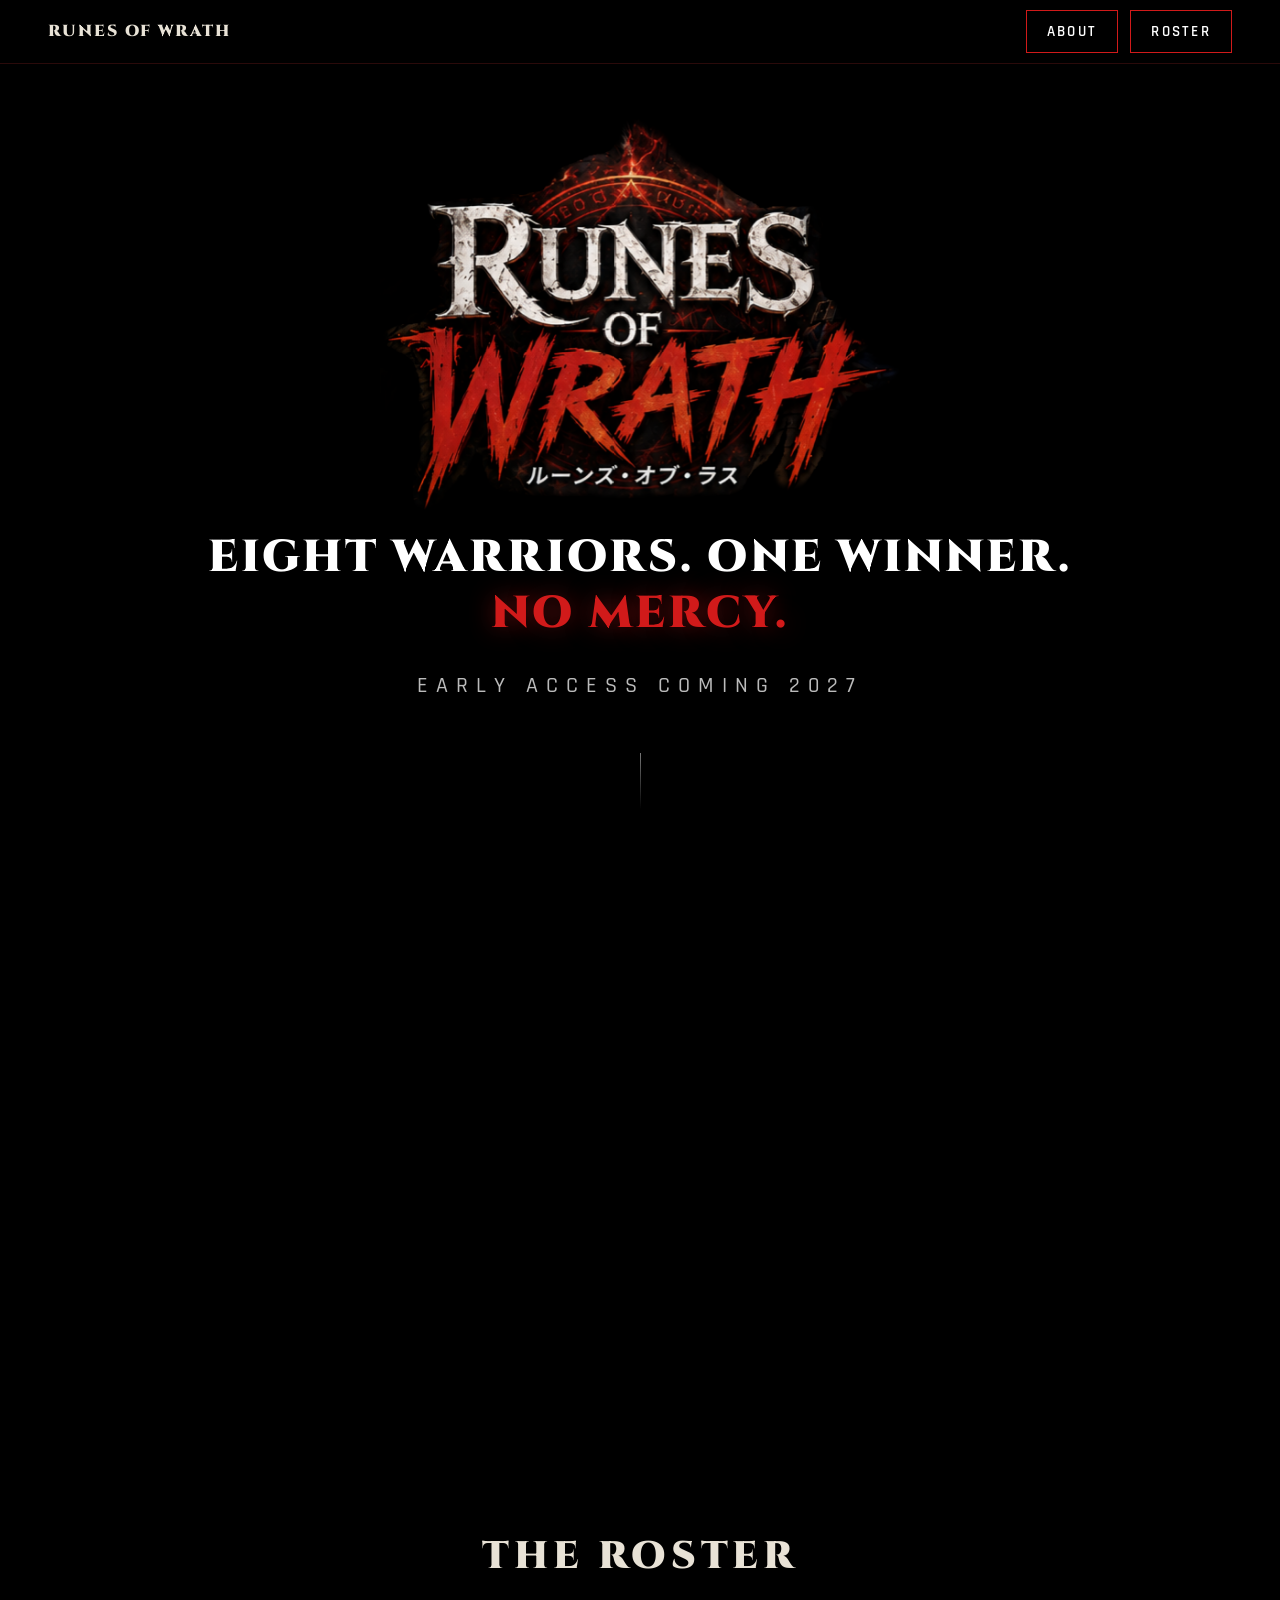
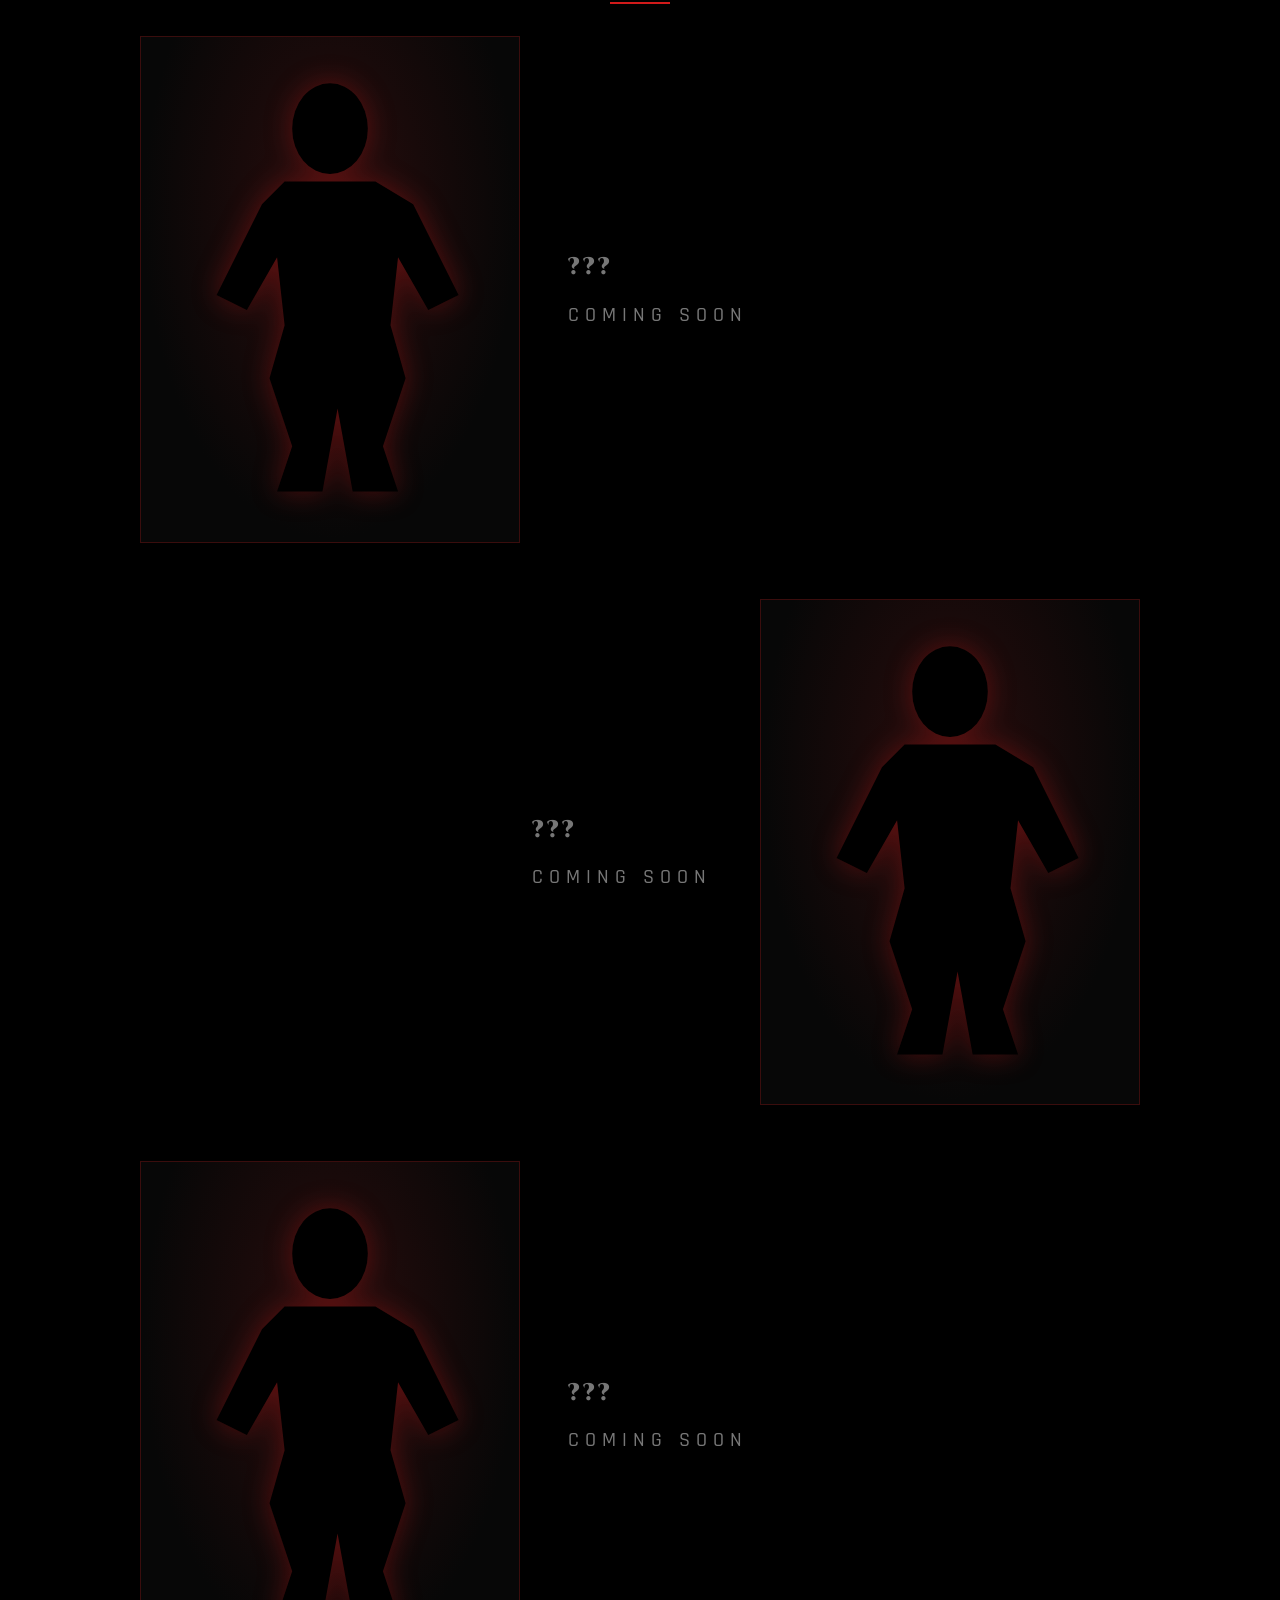
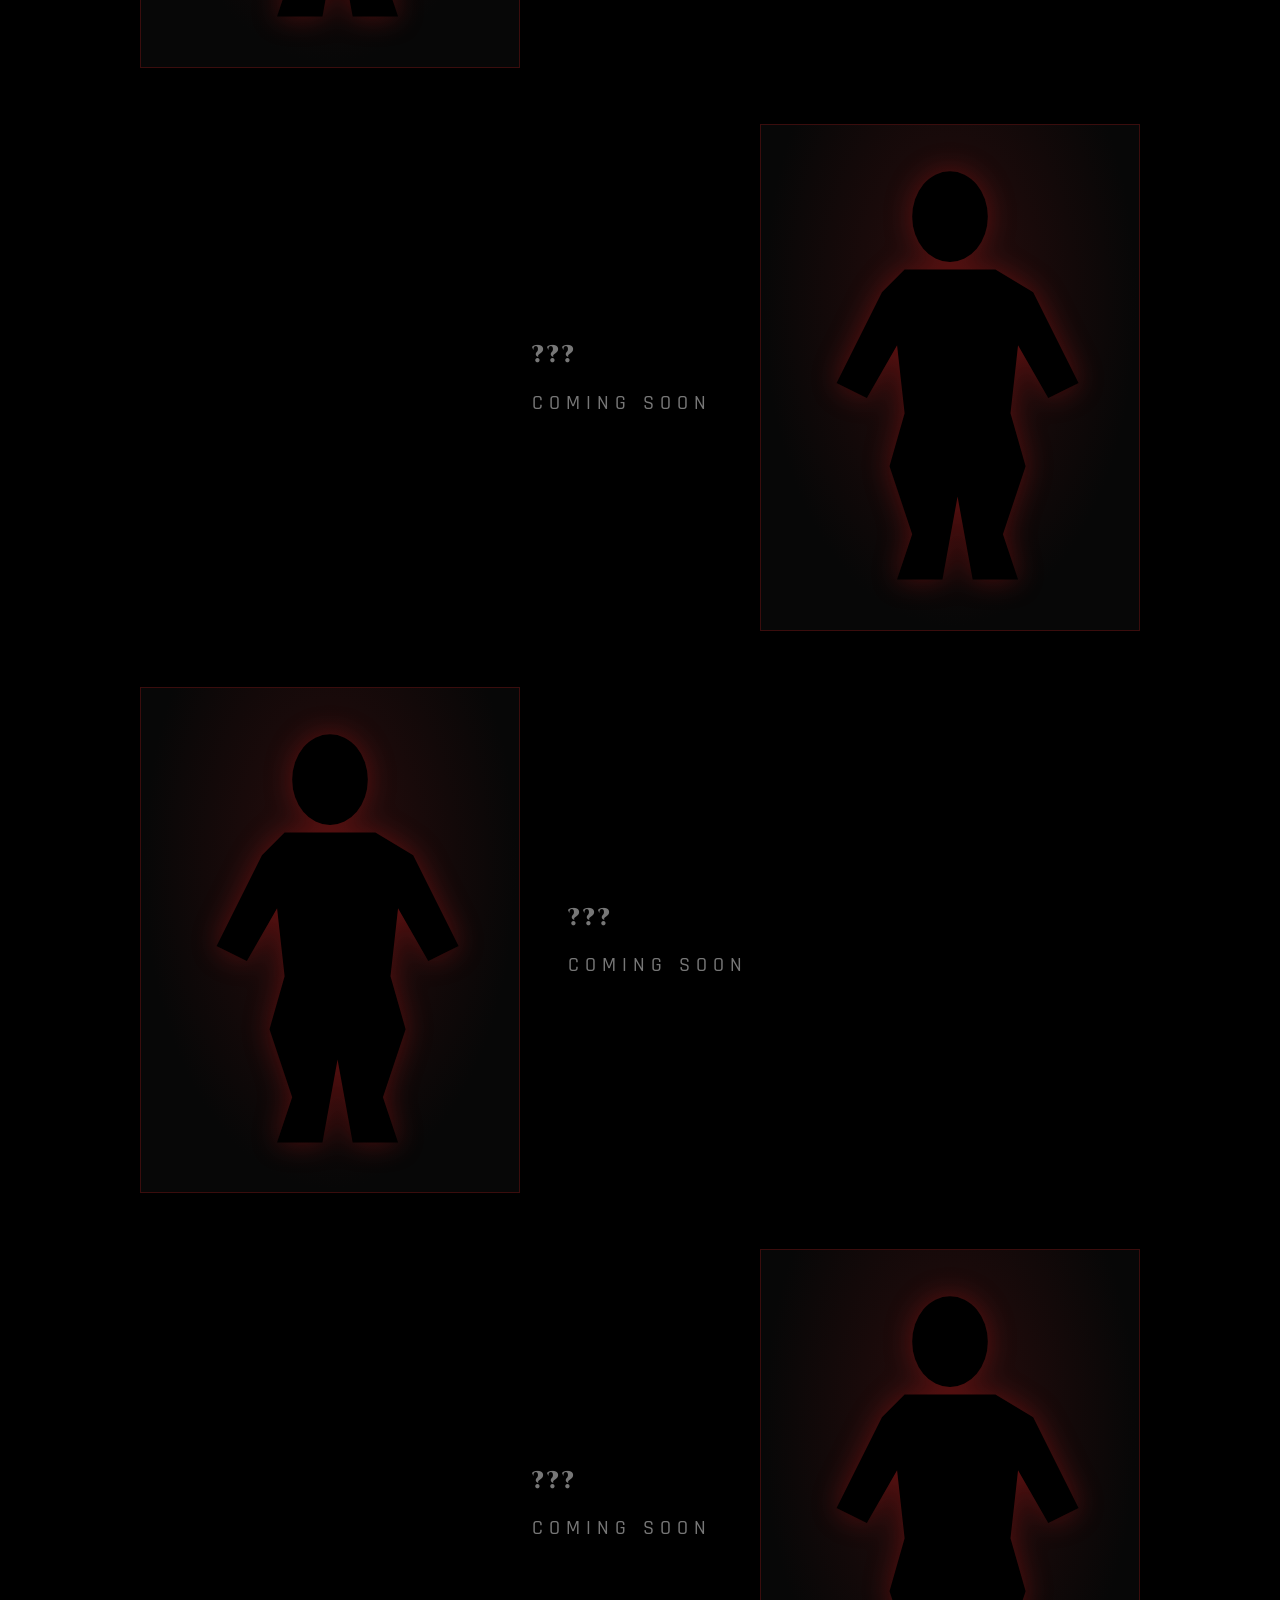
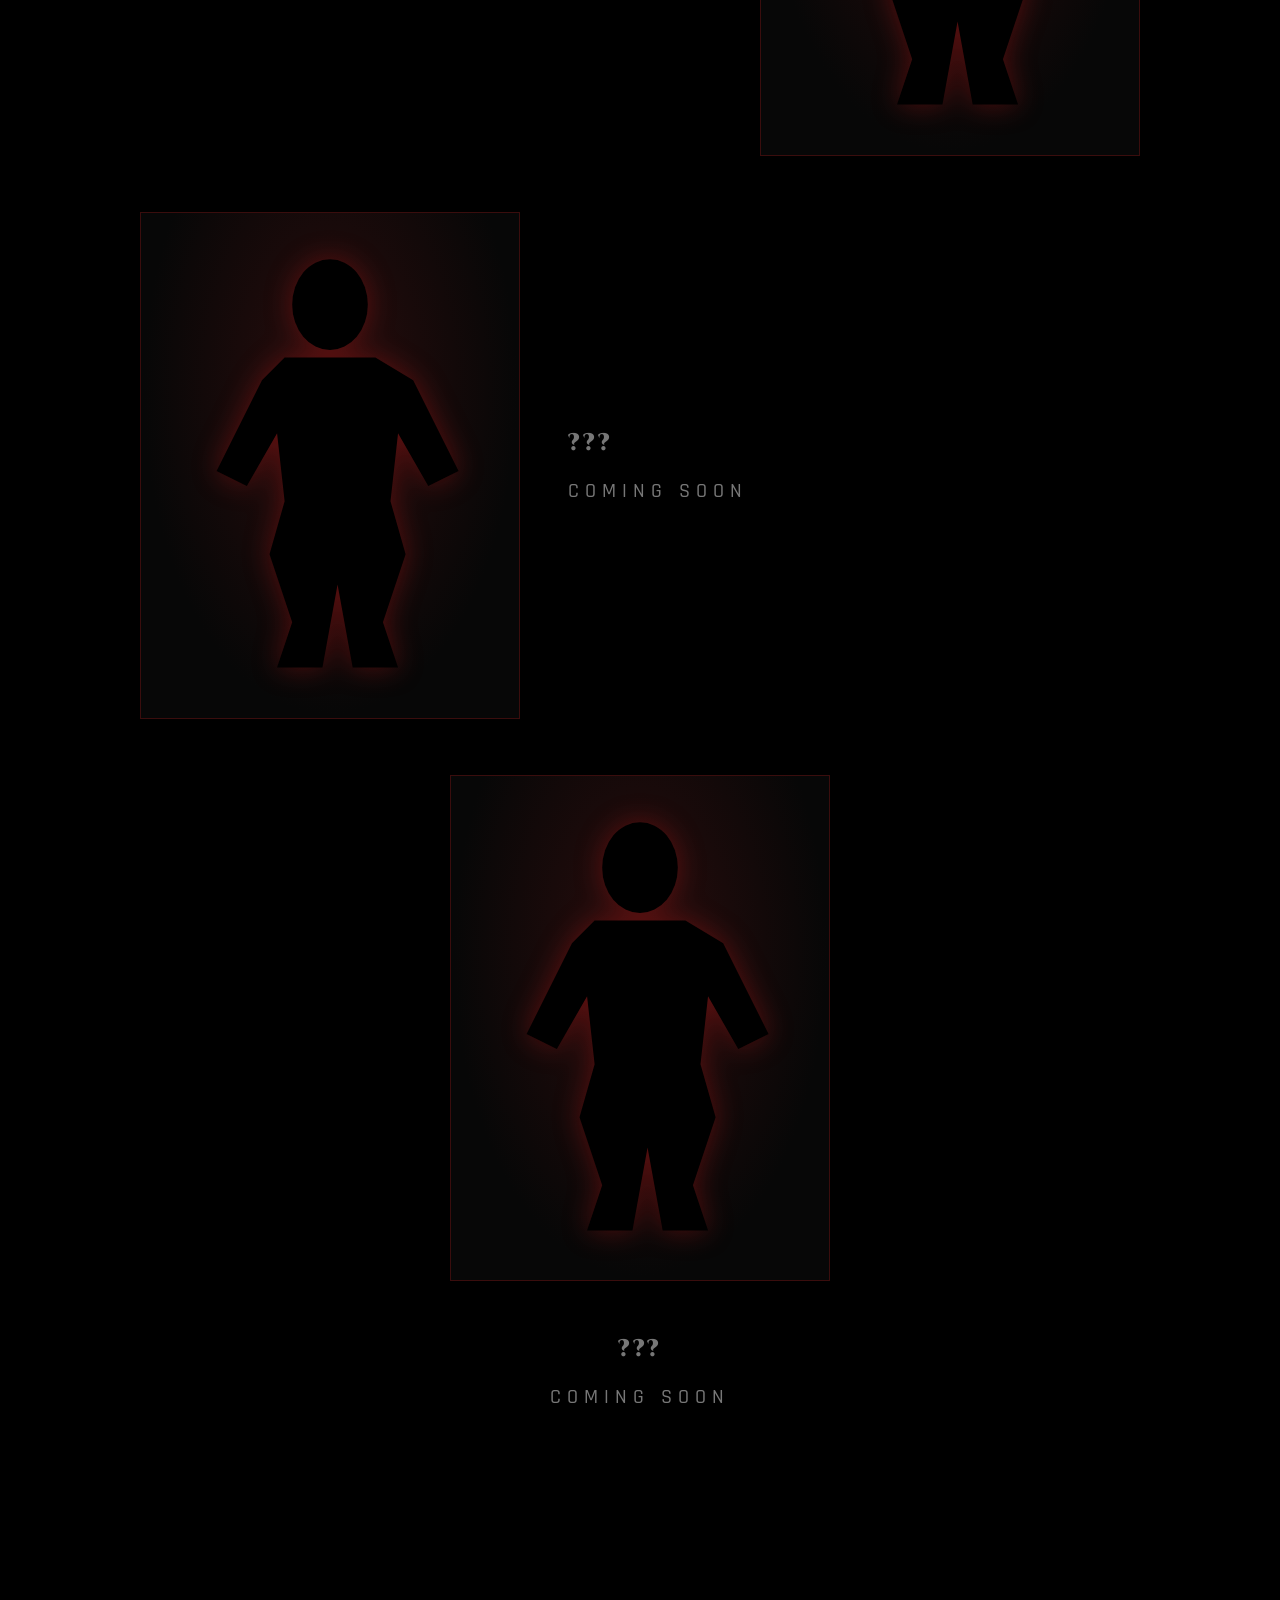
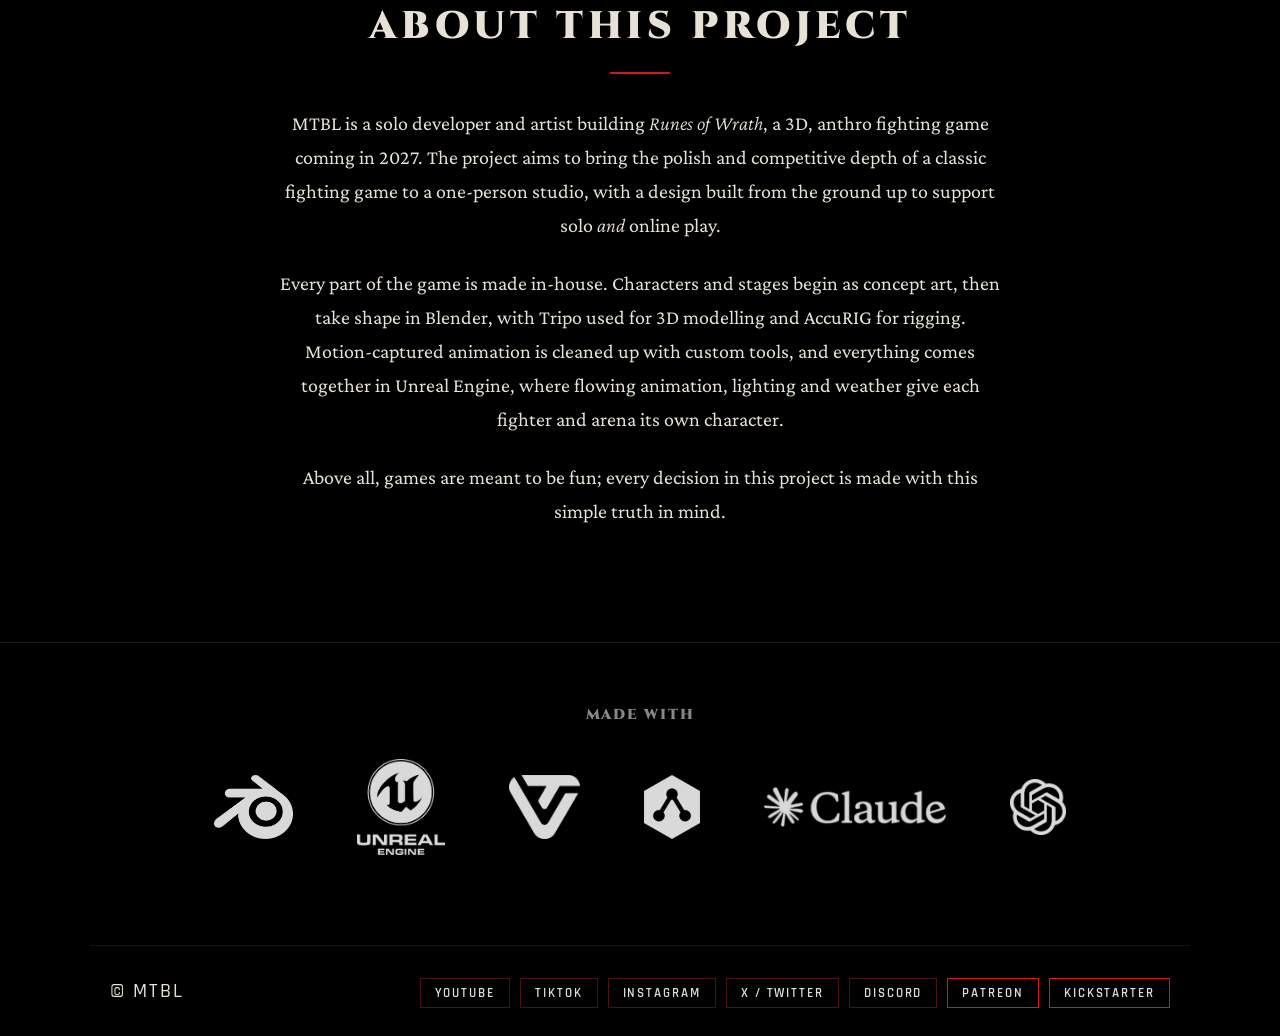
<file: index.html>
<!DOCTYPE html>
<html lang="en">
<head>
  <meta charset="utf-8">
  <meta name="viewport" content="width=device-width, initial-scale=1">
  <meta http-equiv="Content-Security-Policy" content="default-src 'self'; script-src 'self'; style-src 'self'; font-src 'self'; img-src 'self' data:; connect-src https://formsubmit.co; form-action 'none'; base-uri 'none'; object-src 'none'">
  <meta name="referrer" content="strict-origin-when-cross-origin">
  <title>Runes of Wrath — 3D Anthro Fighting Game | Early Access 2027</title>
  <meta name="description" content="Runes of Wrath is an upcoming 3D, anthro fighting game for solo and online play. Eight warriors. One winner. No mercy. Meet the roster, read the story and join the mailing list. Early access coming 2027.">
  <meta name="keywords" content="Runes of Wrath, rune of wrath, runes wrath, wrath of runes, runes of rath, anthro fighting game, 3D anthro fighting game, furry fighting game, anthro game, indie fighting game, 3D fighting game, solo and online fighting game, online fighting game, rollback netcode fighting game, early access fighting game 2027">
  <meta name="robots" content="index, follow, max-image-preview:large">
  <meta name="author" content="MTBL">
  <meta name="theme-color" content="#000000">
  <link rel="canonical" href="https://runesofwrath.com/">
  <meta property="og:type" content="website">
  <meta property="og:site_name" content="Runes of Wrath">
  <meta property="og:title" content="Runes of Wrath — 3D Anthro Fighting Game | Early Access 2027">
  <meta property="og:description" content="Eight warriors. One winner. No mercy. A 3D, anthro fighting game for solo and online play. Early access coming 2027.">
  <meta property="og:url" content="https://runesofwrath.com/">
  <meta property="og:image" content="https://runesofwrath.com/assets/img/og-image.png">
  <meta property="og:image:width" content="1200">
  <meta property="og:image:height" content="630">
  <meta property="og:image:alt" content="Runes of Wrath logo">
  <meta name="twitter:card" content="summary_large_image">
  <meta name="twitter:title" content="Runes of Wrath — 3D Anthro Fighting Game | Early Access 2027">
  <meta name="twitter:description" content="Eight warriors. One winner. No mercy. A 3D, anthro fighting game for solo and online play. Early access coming 2027.">
  <meta name="twitter:image" content="https://runesofwrath.com/assets/img/og-image.png">
  <script type="application/ld+json">{
  "@context": "https://schema.org",
  "@graph": [
    {
      "@type": "WebSite",
      "@id": "https://runesofwrath.com/#website",
      "url": "https://runesofwrath.com/",
      "name": "Runes of Wrath",
      "alternateName": [
        "Rune of Wrath",
        "Runes Wrath",
        "Wrath of Runes",
        "Wrath of the Runes",
        "Runes of Rath",
        "Rune of Rath",
        "Runes of Wraith",
        "Runes ov Wrath",
        "Runes of Wrath game",
        "Runes of Wrath fighting game"
      ],
      "inLanguage": "en"
    },
    {
      "@type": "VideoGame",
      "@id": "https://runesofwrath.com/#game",
      "name": "Runes of Wrath",
      "alternateName": [
        "Rune of Wrath",
        "Runes Wrath",
        "Wrath of Runes",
        "Wrath of the Runes",
        "Runes of Rath",
        "Rune of Rath",
        "Runes of Wraith",
        "Runes ov Wrath",
        "Runes of Wrath game",
        "Runes of Wrath fighting game",
        "Runes of Wrath anthro fighting game",
        "Runes of Wrath early access"
      ],
      "url": "https://runesofwrath.com/",
      "description": "Runes of Wrath is an upcoming 3D, anthro fighting game for solo and online play. Eight warriors. One winner. No mercy. Meet the roster, read the story and join the mailing list. Early access coming 2027.",
      "genre": [
        "Fighting game",
        "Action",
        "Anthro"
      ],
      "gamePlatform": "PC",
      "applicationCategory": "Game",
      "image": "https://runesofwrath.com/assets/img/og-image.png",
      "author": {
        "@type": "Person",
        "name": "MTBL"
      },
      "publisher": {
        "@type": "Person",
        "name": "MTBL"
      },
      "datePublished": "2027",
      "playMode": [
        "SinglePlayer",
        "MultiPlayer"
      ],
      "numberOfPlayers": {
        "@type": "QuantitativeValue",
        "minValue": 1,
        "maxValue": 2
      },
      "releaseNote": "Early access coming 2027"
    }
  ]
}</script>
  <link rel="icon" href="assets/img/logo.png">
  <link rel="stylesheet" href="css/fonts.css">
  <link rel="stylesheet" href="css/style.css">
</head>
<body>

  <header class="topbar">
    <a class="brand" href="#top" aria-label="Back to top">Runes of Wrath</a>
    <nav>
      <a href="#about" class="btn">About</a>
      <a href="#roster" class="btn">Roster</a>
    </nav>
  </header>

  <main id="top">
    <section class="hero">
      <h1 class="logo-h1"><img class="logo" src="assets/img/logo.png" alt="Runes of Wrath — 3D anthro fighting game" width="567" height="427"></h1>
      <p class="tagline">
        <span class="line1">Eight warriors. One winner.</span>
        <span class="line2">No mercy.</span>
      </p>
      <p class="coming">Early Access Coming 2027</p>
      <div class="scroll-hint" aria-hidden="true"></div>
    </section>

    <section id="synopsis" class="about">
      <h2 class="reveal">The Tournament</h2>
      <div class="synopsis">
        <p class="reveal">Every century, when the old runes awaken, a single tournament is called. No arena is neutral, no rule is sacred, and no warrior is welcome to leave.</p>
        <p class="reveal">Eight fighters, each bound to a rune and a grudge, are drawn from the corners of a broken world. The runes lend them terrible power &mdash; and take something in return.</p>
        <p class="reveal">Only one will carry the wrath home. <em></em></p>
      </div>
    </section>

    <section id="roster" class="roster">
      <h2>The Roster</h2>
      <div id="cards" class="cards"></div>
    </section>

    <section id="about" class="about-project">
      <h2>About this project</h2>
      <div class="synopsis">
        <p>MTBL is a solo developer and artist building <em>Runes of Wrath</em>, a 3D, anthro fighting game coming in 2027. The project aims to bring the polish and competitive depth of a classic fighting game to a one-person studio, with a design built from the ground up to support solo <em>and</em> online play.</p>
        <p>Every part of the game is made in-house. Characters and stages begin as concept art, then take shape in Blender, with Tripo used for 3D modelling and AccuRIG for rigging. Motion-captured animation is cleaned up with custom tools, and everything comes together in Unreal Engine, where flowing animation, lighting and weather give each fighter and arena its own character.</p>
        <p>Above all, games are meant to be fun; every decision in this project is made with this simple truth in mind.</p>
      </div>
    </section>
  </main>

  <section class="made-with">
    <h3>Made with</h3>
    <div class="logos">
      <img loading="lazy" src="assets/logos/blender.png" alt="Blender">
      <img loading="lazy" src="assets/logos/unreal-engine.png" alt="Unreal Engine">
      <img loading="lazy" src="assets/logos/tripo.png" alt="Tripo">
      <img loading="lazy" src="assets/logos/accurig.png" alt="AccuRIG">
      <img loading="lazy" src="assets/logos/claude.png" alt="Claude">
      <img loading="lazy" src="assets/logos/openai.png" alt="OpenAI">
    </div>
  </section>

  <footer>
    <p class="copy">&copy; MTBL</p>
    <ul class="social">
      <li><a class="btn" href="#" target="_blank" rel="noopener">YouTube</a></li>
      <li><a class="btn" href="#" target="_blank" rel="noopener">TikTok</a></li>
      <li><a class="btn" href="#" target="_blank" rel="noopener">Instagram</a></li>
      <li><a class="btn" href="#" target="_blank" rel="noopener">X / Twitter</a></li>
      <li><a class="btn" href="#" target="_blank" rel="noopener">Discord</a></li>
      <li><a class="btn support" href="#" target="_blank" rel="noopener">Patreon</a></li>
      <li><a class="btn support" href="#" target="_blank" rel="noopener">Kickstarter</a></li>
    </ul>
  </footer>

  <div id="modal" class="modal" role="dialog" aria-modal="true" aria-labelledby="modal-title" hidden>
    <div class="modal-box">
      <button class="modal-x" id="modal-close" aria-label="Close">&times;</button>
      <h2 id="modal-title">Welcome, warrior.</h2>
      <p>We're so glad you found us. Join the mailing list for news, previews and early access as <em>Runes of Wrath</em> comes to life.</p>
      <form id="signup" novalidate>
        <label>Name <input type="text" name="name" autocomplete="name" maxlength="80" required></label>
        <label>Email <input type="email" name="email" autocomplete="email" maxlength="120" required></label>
        <div class="hp" aria-hidden="true"><label>Leave empty <input type="text" name="website" tabindex="-1" autocomplete="off"></label></div>
        <p class="msg" id="msg" role="status"></p>
        <div class="actions">
          <button type="submit" class="primary">Join the list</button>
          <button type="button" class="ghost" id="decline">No thanks</button>
        </div>
      </form>
    </div>
  </div>

  <script src="js/main.js"></script>
</body>
</html>
</file>
<file: css/fonts.css>
@font-face {
  font-family: 'Cinzel';
  font-style: normal;
  font-weight: 700;
  font-display: swap;
  src: url(../assets/fonts/Cinzel-700-normal.ttf) format('truetype');
}
@font-face {
  font-family: 'Cinzel';
  font-style: normal;
  font-weight: 900;
  font-display: swap;
  src: url(../assets/fonts/Cinzel-900-normal.ttf) format('truetype');
}
@font-face {
  font-family: 'Crimson Pro';
  font-style: italic;
  font-weight: 300;
  font-display: swap;
  src: url(../assets/fonts/CrimsonPro-300-italic.ttf) format('truetype');
}
@font-face {
  font-family: 'Crimson Pro';
  font-style: normal;
  font-weight: 300;
  font-display: swap;
  src: url(../assets/fonts/CrimsonPro-300-normal.ttf) format('truetype');
}
@font-face {
  font-family: 'Crimson Pro';
  font-style: normal;
  font-weight: 400;
  font-display: swap;
  src: url(../assets/fonts/CrimsonPro-400-normal.ttf) format('truetype');
}
@font-face {
  font-family: 'Rajdhani';
  font-style: normal;
  font-weight: 500;
  font-display: swap;
  src: url(../assets/fonts/Rajdhani-500-normal.ttf) format('truetype');
}
@font-face {
  font-family: 'Rajdhani';
  font-style: normal;
  font-weight: 600;
  font-display: swap;
  src: url(../assets/fonts/Rajdhani-600-normal.ttf) format('truetype');
}
</file>
<file: css/style.css>
:root {
  --red: #d11a1a;
  --bone: #e8e2d6;
  --bar-h: 64px;
  --display: "Cinzel", "Trajan Pro", serif;
}
* { box-sizing: border-box; }
html { scroll-behavior: smooth; scroll-padding-top: calc(var(--bar-h) + 8px); }
body {
  margin: 0; background: #000; color: var(--bone);
  font-family: "Crimson Pro", Georgia, serif; font-size: 1.25rem; line-height: 1.7;
}
a { color: inherit; }

/* top bar */
.topbar {
  position: fixed; inset: 0 0 auto 0; height: var(--bar-h); z-index: 50;
  display: flex; align-items: center; justify-content: space-between; padding: 0 clamp(16px, 4vw, 48px);
  background: rgba(0,0,0,.85); backdrop-filter: blur(8px); border-bottom: 1px solid #2a0a0a;
}
.brand { font-family: var(--display); font-weight: 900; letter-spacing: .12em; text-transform: uppercase; text-decoration: none; font-size: 1rem; }
.topbar nav { display: flex; gap: 12px; }
.btn {
  font-family: "Rajdhani", sans-serif; font-weight: 600; letter-spacing: .15em; text-transform: uppercase; text-decoration: none;
  padding: 8px 20px; border: 1px solid var(--red); color: #fff; font-size: .95rem; transition: background .25s;
}
.btn:hover { background: var(--red); }

/* hero */
.hero {
  min-height: 100vh; display: flex; flex-direction: column; align-items: center; justify-content: center;
  text-align: center; padding: calc(var(--bar-h) + 24px) 20px 60px;
}
.logo { width: min(520px, 80vw); height: auto; opacity: 0; animation: phase 3s ease-out .4s forwards; }
.tagline {
  margin: 1.2rem 0 0; font-family: var(--display); font-weight: 900; text-transform: uppercase;
  font-size: clamp(1.4rem, 4.2vw, 2.8rem); line-height: 1.25; letter-spacing: .06em;
}
.tagline span { display: block; opacity: 0; animation: phase 2.5s ease-out forwards; }
.line1 { color: #fff; animation-delay: 2.2s !important; }
.line2 { color: var(--red); animation-delay: 3.4s !important; text-shadow: 0 0 24px rgba(209,26,26,.5); }
.coming {
  margin: 1.6rem 0 0; font-family: "Rajdhani", sans-serif; font-weight: 500; letter-spacing: .35em; text-transform: uppercase;
  font-size: clamp(.95rem, 2vw, 1.4rem); color: #bbb; opacity: 0; animation: phase 2.5s ease-out 4.6s forwards;
}
.scroll-hint {
  width: 1px; height: 56px; margin-top: 3rem; background: linear-gradient(#777, transparent);
  opacity: 0; animation: phase 2s ease-out 6s forwards;
}
@keyframes phase { from { opacity: 0; transform: translateY(8px); } to { opacity: 1; transform: none; } }

/* scroll reveal */
.reveal { opacity: 0; transform: translateY(18px); transition: opacity 1.4s ease, transform 1.4s ease; }
.reveal.in { opacity: 1; transform: none; }

h2, h3 { font-family: var(--display); font-weight: 900; text-transform: uppercase; letter-spacing: .12em; text-align: center; }
h2 { font-size: clamp(1.6rem, 3.5vw, 2.4rem); margin: 0 0 2rem; }
h2::after { content: ""; display: block; width: 60px; height: 2px; background: var(--red); margin: .8rem auto 0; }

section { padding: 90px 20px; }
.synopsis { max-width: 720px; margin: 0 auto; text-align: center; }
.synopsis p { margin: 0 0 1.5rem; }
.synopsis p:nth-child(2) { transition-delay: .3s; }
.synopsis p:nth-child(3) { transition-delay: .6s; }

/* roster cards */
.cards { max-width: 1000px; margin: 0 auto; display: flex; flex-direction: column; gap: 56px; }
.card { display: flex; align-items: center; gap: 48px; }
.card.flip { flex-direction: row-reverse; }
.card .pic { flex: 0 0 min(380px, 44%); aspect-ratio: 3/4; border: 1px solid #3a0d0d; background: #0b0b0b; overflow: hidden; position: relative; }
.card .pic img { width: 100%; height: 100%; object-fit: cover; object-position: 28% 50%; display: block; }
.card .pic.sil { background: radial-gradient(ellipse at 50% 35%, #2a0d0d, #070707 70%); }
.card .pic.sil svg { width: 100%; height: 100%; fill: #000; filter: drop-shadow(0 0 14px rgba(209,26,26,.35)); }
.card .bio h3 { text-align: left; margin: 0 0 .6rem; font-size: 1.5rem; }
.card .bio p { margin: 0; }
.card.soon .bio h3 { color: #777; }
.card.soon .bio p { color: #777; font-family: "Rajdhani", sans-serif; letter-spacing: .3em; text-transform: uppercase; }
.card.center { flex-direction: column; text-align: center; }
.card.center .pic { width: min(380px, 100%); flex: none; }
.card.center .bio h3 { text-align: center; }

/* made with */
.made-with { padding: 60px 20px 90px; border-top: 1px solid #1a1a1a; }
.made-with h3 { font-size: .9rem; color: #888; margin: 0 0 2rem; }
.logos { display: flex; flex-wrap: wrap; gap: 40px 64px; justify-content: center; align-items: center; }
.logos img { height: 34px; width: auto; opacity: .85; }

/* footer */
footer { border-top: 1px solid #2a0a0a; padding: 28px 20px; display: flex; flex-wrap: wrap; gap: 16px 40px; justify-content: space-between; align-items: center; max-width: 1100px; margin: 0 auto; font-family: "Rajdhani", sans-serif; letter-spacing: .1em; }
.copy { margin: 0; }
.social { list-style: none; margin: 0; padding: 0; display: flex; gap: 24px; flex-wrap: wrap; }

/* modal */
.modal { position: fixed; inset: 0; z-index: 100; background: rgba(0,0,0,.8); display: flex; align-items: center; justify-content: center; padding: 20px; opacity: 0; transition: opacity .6s; }
.modal[hidden] { display: none; }
.modal.show { opacity: 1; }
.modal-box { position: relative; width: min(460px, 100%); background: #0c0c0c; border: 1px solid var(--red); padding: 36px 32px 28px; box-shadow: 0 0 60px rgba(209,26,26,.25); }
.modal-box h2 { margin-bottom: 1.2rem; font-size: 1.6rem; }
.modal-box p { margin: 0 0 1.2rem; font-size: 1.1rem; line-height: 1.5; text-align: center; }
.modal-x { position: absolute; top: 8px; right: 14px; background: none; border: 0; color: #888; font-size: 1.8rem; cursor: pointer; }
.modal-box label { display: block; font-family: "Rajdhani", sans-serif; letter-spacing: .15em; text-transform: uppercase; font-size: .9rem; margin-bottom: 14px; color: #aaa; }
.modal-box input { display: block; width: 100%; margin-top: 4px; padding: 10px 12px; background: #000; border: 1px solid #444; color: #fff; font: inherit; font-size: 1.05rem; }
.modal-box input:focus { outline: none; border-color: var(--red); }
.msg { min-height: 1.4em; color: #ff7070; font-size: 1rem !important; margin: 0 !important; }
.msg.ok { color: #9be39b; }
.actions { display: flex; gap: 12px; margin-top: 8px; }
.actions button { flex: 1; padding: 11px; font-family: "Rajdhani", sans-serif; font-weight: 600; letter-spacing: .15em; text-transform: uppercase; font-size: .95rem; cursor: pointer; }
.primary { background: var(--red); border: 1px solid var(--red); color: #fff; }
.primary:hover { background: #ee2a2a; }
.ghost { background: transparent; border: 1px solid #555; color: #aaa; }
.ghost:hover { border-color: #aaa; color: #fff; }

@media (max-width: 720px) {
  .card, .card.flip { flex-direction: column; gap: 20px; text-align: center; }
  .card .pic { flex: none; width: min(380px, 100%); }
  .card .bio h3 { text-align: center; }
  .brand { font-size: .8rem; }
  .btn { padding: 7px 12px; }
  footer { justify-content: center; text-align: center; }
}
@media (prefers-reduced-motion: reduce) {
  .logo, .tagline span, .coming, .scroll-hint { animation-duration: .01s; animation-delay: 0s !important; }
  .reveal { transition: none; }
  html { scroll-behavior: auto; }
}

.hp { position: absolute; left: -9999px; width: 1px; height: 1px; overflow: hidden; }

.logo-h1 { margin: 0; line-height: 0; }
.logos img[alt="Blender"] { height: 64px; }
.logos img[alt="Unreal Engine"] { height: 96px; }
.logos img[alt="Tripo"] { height: 64px; }
.logos img[alt="AccuRIG"] { height: 64px; }

/* footer */
.copy a { text-decoration: none; border-bottom: 1px solid var(--red); transition: color .2s; }
.copy a:hover { color: var(--red); }
.social { justify-content: flex-end; gap: 10px; }
.social .btn { padding: 6px 14px; font-size: .8rem; border-color: #4a1212; color: #ddd; }
.social .btn:hover { background: var(--red); color: #fff; border-color: var(--red); }
.social .btn.support { border-color: var(--red); }
.logos img[alt="Claude"] { height: 40px; }
.logos img[alt="OpenAI"] { height: 56px; }
</file>
